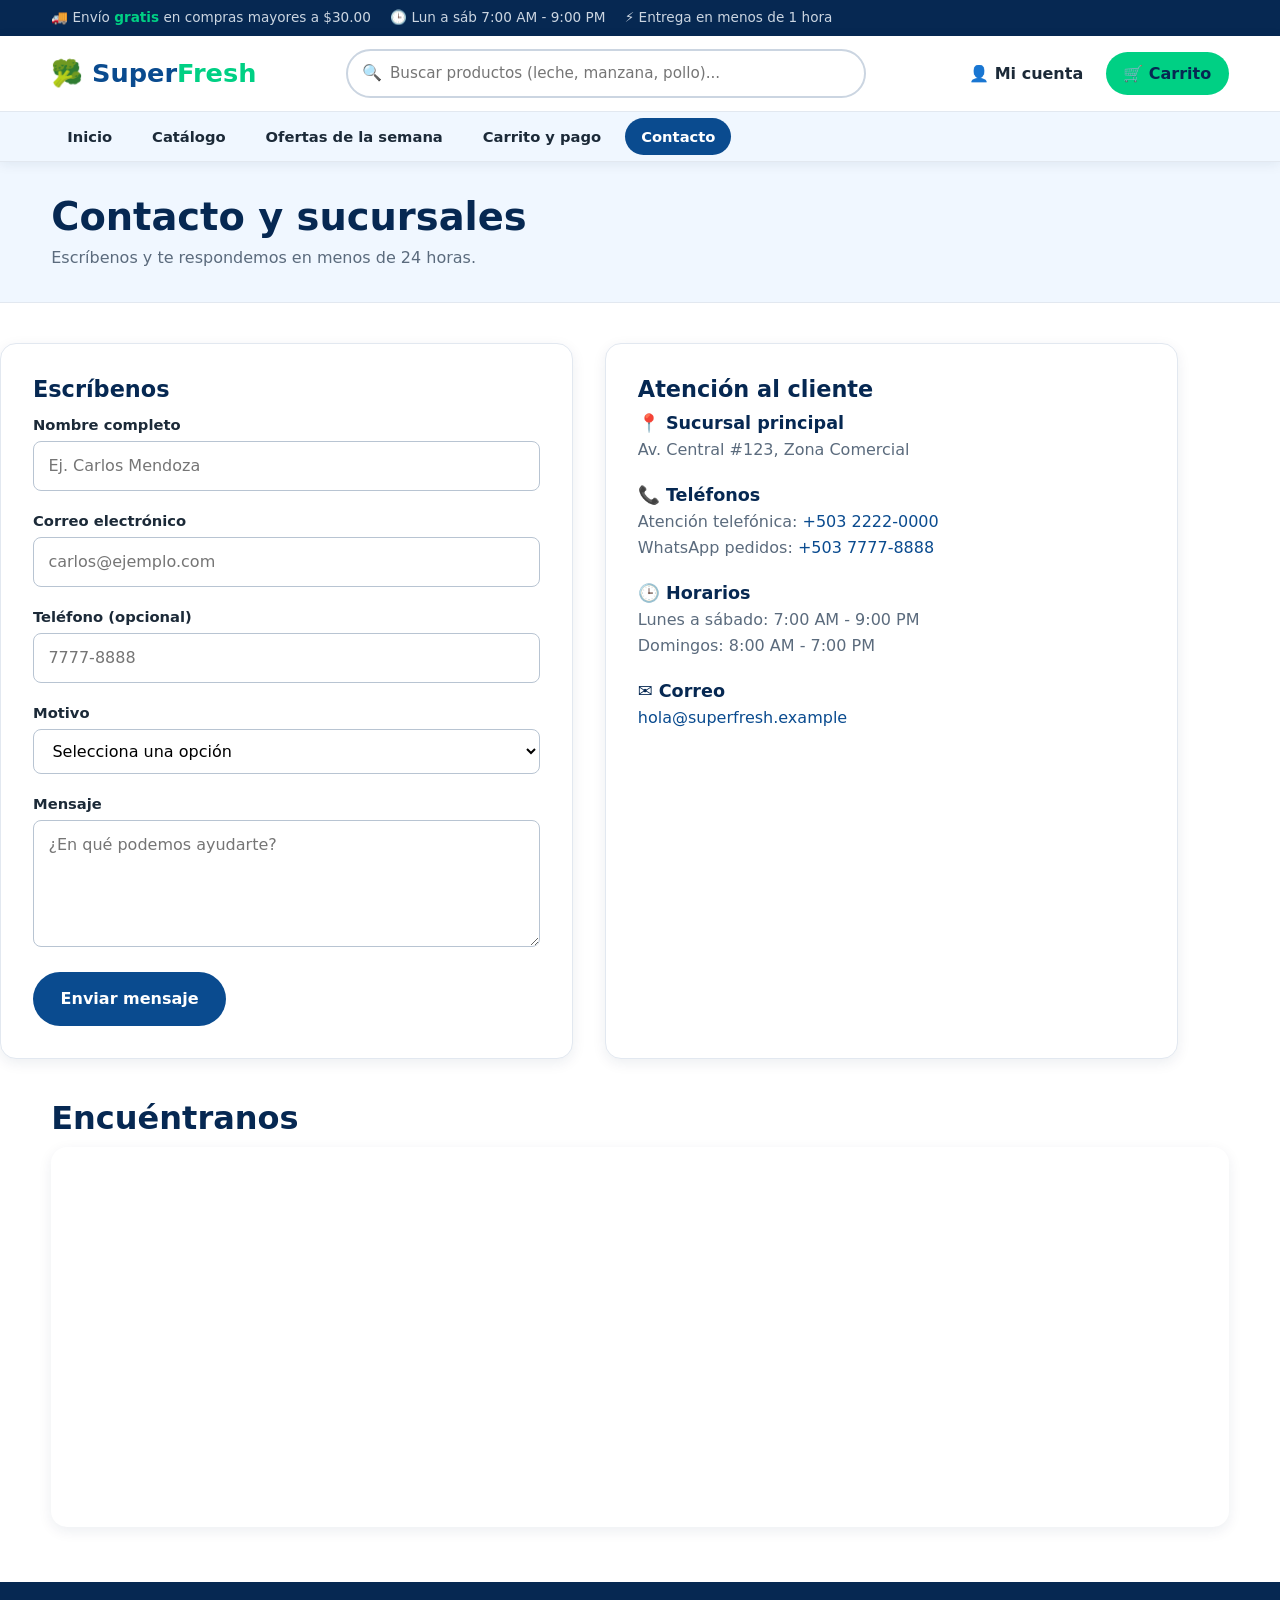
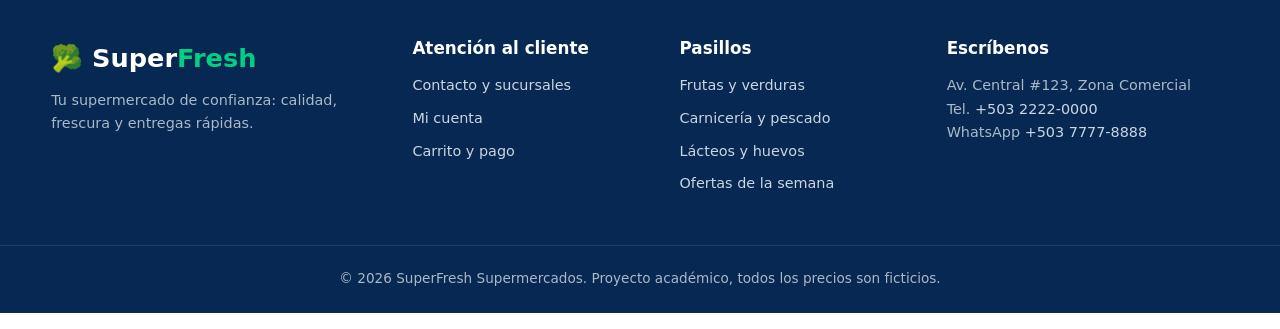
<file: contacto.html>
<!DOCTYPE html>
<html lang="es">
<head>
  <meta charset="UTF-8">
  <meta name="viewport" content="width=device-width, initial-scale=1.0">
  <meta name="description" content="Contacta a SuperFresh: formulario, teléfonos, horarios y mapa.">
  <title>Contacto y sucursales | SuperFresh</title>
  <link rel="stylesheet" href="styles.css">
</head>
<body>

  <div class="top-bar">
    <div class="container">
      <p class="top-bar-text"><span>🚚 Envío <strong>gratis</strong> en compras mayores a $30.00</span><span>🕒 Lun a sáb 7:00 AM - 9:00 PM</span><span>⚡ Entrega en menos de 1 hora</span></p>
    </div>
  </div>

  <header class="site-header">
    <input type="checkbox" id="nav-toggle" class="nav-toggle" aria-label="Abrir o cerrar el menú">
    <div class="container header-main">
      <label for="nav-toggle" class="hamburger" aria-hidden="true"><span></span></label>
      <a href="index.html" class="brand">🥦 Super<span>Fresh</span></a>
      <form class="header-search" role="search" action="catalogo.html" method="get">
        <label for="q" class="visually-hidden">Buscar productos</label>
        <span class="icon" aria-hidden="true">🔍</span>
        <input type="search" id="q" name="q" placeholder="Buscar productos (leche, manzana, pollo)...">
      </form>
      <div class="header-actions">
        <a href="cuentas.html" class="user-link">👤 Mi cuenta</a>
        <a href="catalogo.html#mi-carrito" class="cart-link">🛒 Carrito</a>
      </div>
    </div>
    <nav class="site-nav" aria-label="Navegación principal">
      <div class="container">
        <ul>
          <li><a href="index.html">Inicio</a></li>
          <li><a href="catalogo.html">Catálogo</a></li>
          <li><a href="ofertas.html">Ofertas de la semana</a></li>
          <li><a href="catalogo.html#mi-carrito">Carrito y pago</a></li>
          <li><a href="contacto.html" aria-current="page">Contacto</a></li>
        </ul>
      </div>
    </nav>
  </header>

  <main>
    <header class="page-title">
      <div class="container">
        <h1>Contacto y sucursales</h1>
        <p>Escríbenos y te respondemos en menos de 24 horas.</p>
      </div>
    </header>

    <div class="container contact-grid">
      <section class="card" aria-labelledby="escribenos">
        <h2 id="escribenos">Escríbenos</h2>
        <form action="index.html" method="get">
          <div class="form-group"><label for="c-nombre">Nombre completo</label><input type="text" id="c-nombre" name="nombre" placeholder="Ej. Carlos Mendoza" autocomplete="name" required></div>
          <div class="form-group"><label for="c-email">Correo electrónico</label><input type="email" id="c-email" name="email" placeholder="carlos@ejemplo.com" autocomplete="email" required></div>
          <div class="form-group"><label for="c-tel">Teléfono (opcional)</label><input type="tel" id="c-tel" name="tel" placeholder="7777-8888" autocomplete="tel"></div>
          <div class="form-group"><label for="c-motivo">Motivo</label>
            <select id="c-motivo" name="motivo" required>
              <option value="">Selecciona una opción</option>
              <option>Consulta sobre un pedido</option>
              <option>Sugerencia</option>
              <option>Reclamo</option>
              <option>Otro</option>
            </select>
          </div>
          <div class="form-group"><label for="c-msg">Mensaje</label><textarea id="c-msg" name="mensaje" rows="4" placeholder="¿En qué podemos ayudarte?" minlength="10" required></textarea></div>
          <button type="submit" class="btn btn-primary">Enviar mensaje</button>
        </form>
      </section>

      <aside class="card" aria-labelledby="atencion">
        <h2 id="atencion">Atención al cliente</h2>
        <div class="info-item"><h3>📍 Sucursal principal</h3><p>Av. Central #123, Zona Comercial</p></div>
        <div class="info-item"><h3>📞 Teléfonos</h3><p>Atención telefónica: <a href="tel:+50322220000">+503 2222-0000</a></p><p>WhatsApp pedidos: <a href="tel:+50377778888">+503 7777-8888</a></p></div>
        <div class="info-item"><h3>🕒 Horarios</h3><p>Lunes a sábado: 7:00 AM - 9:00 PM</p><p>Domingos: 8:00 AM - 7:00 PM</p></div>
        <div class="info-item"><h3>✉️ Correo</h3><p><a href="mailto:hola@superfresh.example">hola@superfresh.example</a></p></div>
      </aside>
    </div>

    <section class="container" aria-labelledby="mapa">
      <h2 id="mapa">Encuéntranos</h2>
      <iframe class="map-frame" title="Mapa de la sucursal principal de SuperFresh" loading="lazy" referrerpolicy="no-referrer-when-downgrade"
        src="https://www.google.com/maps?q=San+Salvador,+El+Salvador&amp;output=embed" allowfullscreen></iframe>
    </section>
  </main>

  <footer class="site-footer">
    <div class="container footer-grid">
      <section>
        <a href="index.html" class="brand">🥦 Super<span>Fresh</span></a>
        <p>Tu supermercado de confianza: calidad, frescura y entregas rápidas.</p>
      </section>
      <nav aria-label="Atención al cliente">
        <h3>Atención al cliente</h3>
        <ul>
          <li><a href="contacto.html">Contacto y sucursales</a></li>
          <li><a href="cuentas.html">Mi cuenta</a></li>
          <li><a href="catalogo.html#mi-carrito">Carrito y pago</a></li>
        </ul>
      </nav>
      <nav aria-label="Pasillos">
        <h3>Pasillos</h3>
        <ul>
          <li><a href="catalogo.html#frutas">Frutas y verduras</a></li>
          <li><a href="catalogo.html#carnes">Carnicería y pescado</a></li>
          <li><a href="catalogo.html#lacteos">Lácteos y huevos</a></li>
          <li><a href="ofertas.html">Ofertas de la semana</a></li>
        </ul>
      </nav>
      <section>
        <h3>Escríbenos</h3>
        <address>
          Av. Central #123, Zona Comercial<br>
          Tel. <a href="tel:+50322220000">+503 2222-0000</a><br>
          WhatsApp <a href="tel:+50377778888">+503 7777-8888</a>
        </address>
      </section>
    </div>
    <p class="copyright">&copy; 2026 SuperFresh Supermercados. Proyecto académico, todos los precios son ficticios.</p>
  </footer>

</body>
</html>
</file>
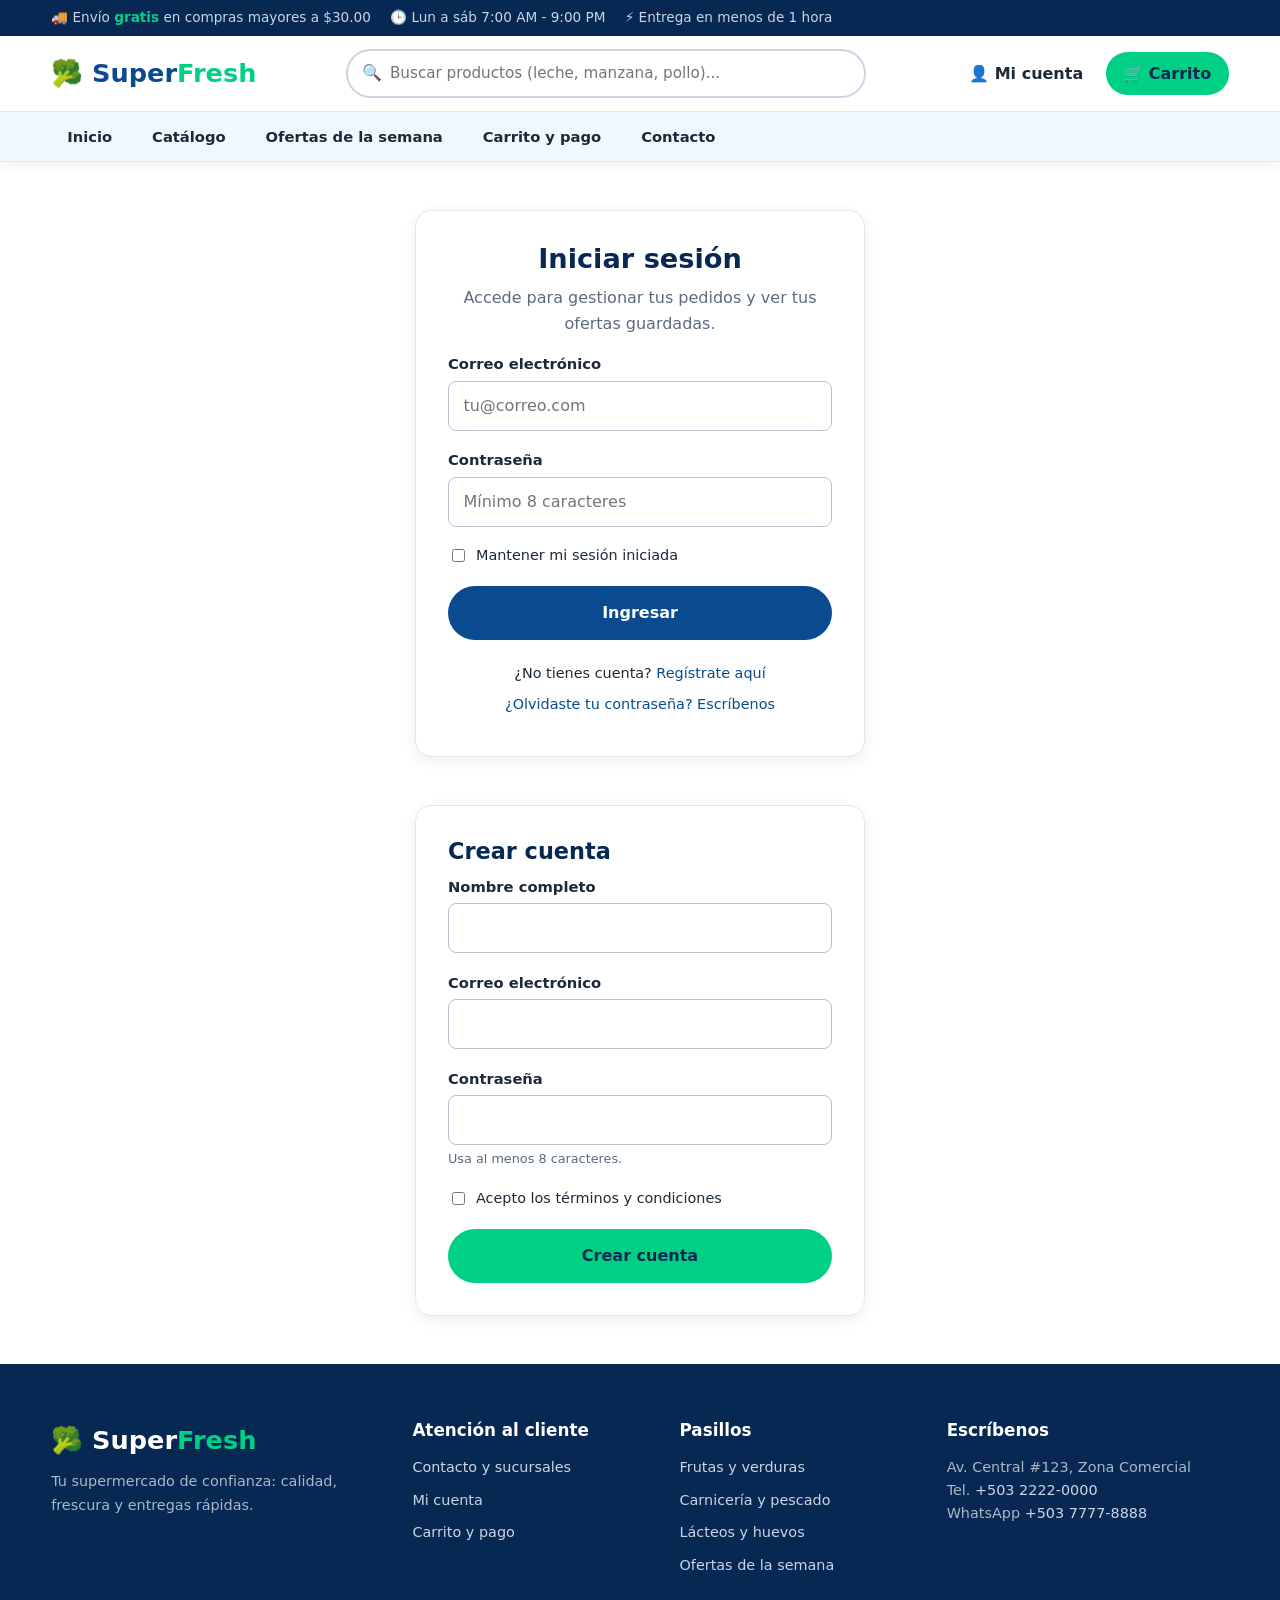
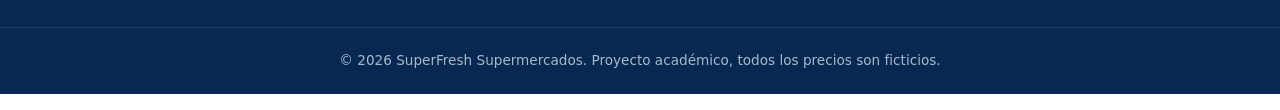
<file: cuentas.html>
<!DOCTYPE html>
<html lang="es">
<head>
  <meta charset="UTF-8">
  <meta name="viewport" content="width=device-width, initial-scale=1.0">
  <meta name="description" content="Inicia sesión o crea tu cuenta en SuperFresh.">
  <title>Iniciar sesión | SuperFresh</title>
  <link rel="stylesheet" href="styles.css">
</head>
<body>

  <div class="top-bar">
    <div class="container">
      <p class="top-bar-text"><span>🚚 Envío <strong>gratis</strong> en compras mayores a $30.00</span><span>🕒 Lun a sáb 7:00 AM - 9:00 PM</span><span>⚡ Entrega en menos de 1 hora</span></p>
    </div>
  </div>

  <header class="site-header">
    <input type="checkbox" id="nav-toggle" class="nav-toggle" aria-label="Abrir o cerrar el menú">
    <div class="container header-main">
      <label for="nav-toggle" class="hamburger" aria-hidden="true"><span></span></label>
      <a href="index.html" class="brand">🥦 Super<span>Fresh</span></a>
      <form class="header-search" role="search" action="catalogo.html" method="get">
        <label for="q" class="visually-hidden">Buscar productos</label>
        <span class="icon" aria-hidden="true">🔍</span>
        <input type="search" id="q" name="q" placeholder="Buscar productos (leche, manzana, pollo)...">
      </form>
      <div class="header-actions">
        <a href="cuentas.html" class="user-link">👤 Mi cuenta</a>
        <a href="catalogo.html#mi-carrito" class="cart-link">🛒 Carrito</a>
      </div>
    </div>
    <nav class="site-nav" aria-label="Navegación principal">
      <div class="container">
        <ul>
          <li><a href="index.html">Inicio</a></li>
          <li><a href="catalogo.html">Catálogo</a></li>
          <li><a href="ofertas.html">Ofertas de la semana</a></li>
          <li><a href="catalogo.html#mi-carrito">Carrito y pago</a></li>
          <li><a href="contacto.html">Contacto</a></li>
        </ul>
      </div>
    </nav>
  </header>

  <main class="container">
    <section class="auth-wrap">
      <div class="card">
        <h1>Iniciar sesión</h1>
        <p>Accede para gestionar tus pedidos y ver tus ofertas guardadas.</p>
        <form action="index.html" method="get">
          <div class="form-group">
            <label for="email">Correo electrónico</label>
            <input type="email" id="email" name="email" placeholder="tu@correo.com" autocomplete="email" required>
          </div>
          <div class="form-group">
            <label for="password">Contraseña</label>
            <input type="password" id="password" name="password" placeholder="Mínimo 8 caracteres" autocomplete="current-password" minlength="8" required>
          </div>
          <label class="check"><input type="checkbox" name="recordar"> Mantener mi sesión iniciada</label>
          <button type="submit" class="btn btn-primary btn-block">Ingresar</button>
        </form>
        <div class="auth-links">
          <p>¿No tienes cuenta? <a href="cuentas.html#registro">Regístrate aquí</a></p>
          <p><a href="contacto.html">¿Olvidaste tu contraseña? Escríbenos</a></p>
        </div>
      </div>
    </section>

    <section class="auth-wrap auth-second" id="registro">
      <div class="card">
        <h2>Crear cuenta</h2>
        <form action="index.html" method="get">
          <div class="form-group"><label for="reg-nombre">Nombre completo</label><input type="text" id="reg-nombre" name="nombre" autocomplete="name" minlength="3" required></div>
          <div class="form-group"><label for="reg-email">Correo electrónico</label><input type="email" id="reg-email" name="email" autocomplete="email" required></div>
          <div class="form-group"><label for="reg-pass">Contraseña</label><input type="password" id="reg-pass" name="password" autocomplete="new-password" minlength="8" required><p class="hint">Usa al menos 8 caracteres.</p></div>
          <label class="check"><input type="checkbox" name="terminos" required> Acepto los términos y condiciones</label>
          <button type="submit" class="btn btn-mint btn-block">Crear cuenta</button>
        </form>
      </div>
    </section>
  </main>

  <footer class="site-footer">
    <div class="container footer-grid">
      <section>
        <a href="index.html" class="brand">🥦 Super<span>Fresh</span></a>
        <p>Tu supermercado de confianza: calidad, frescura y entregas rápidas.</p>
      </section>
      <nav aria-label="Atención al cliente">
        <h3>Atención al cliente</h3>
        <ul>
          <li><a href="contacto.html">Contacto y sucursales</a></li>
          <li><a href="cuentas.html">Mi cuenta</a></li>
          <li><a href="catalogo.html#mi-carrito">Carrito y pago</a></li>
        </ul>
      </nav>
      <nav aria-label="Pasillos">
        <h3>Pasillos</h3>
        <ul>
          <li><a href="catalogo.html#frutas">Frutas y verduras</a></li>
          <li><a href="catalogo.html#carnes">Carnicería y pescado</a></li>
          <li><a href="catalogo.html#lacteos">Lácteos y huevos</a></li>
          <li><a href="ofertas.html">Ofertas de la semana</a></li>
        </ul>
      </nav>
      <section>
        <h3>Escríbenos</h3>
        <address>
          Av. Central #123, Zona Comercial<br>
          Tel. <a href="tel:+50322220000">+503 2222-0000</a><br>
          WhatsApp <a href="tel:+50377778888">+503 7777-8888</a>
        </address>
      </section>
    </div>
    <p class="copyright">&copy; 2026 SuperFresh Supermercados. Proyecto académico, todos los precios son ficticios.</p>
  </footer>

</body>
</html>
</file>
<file: styles.css>
:root {
  --blue: #0a4b8f;
  --blue-dark: #062852;
  --mint: #00d084;
  --mint-hover: #00b06f;
  --ice: #f0f7ff;
  --cream: #f8fafc;
  --ink: #1c2a38;
  --muted: #5b6b7d;
  --line: #e2e8f0;
  --white: #fff;
  --red: #d92d4f;
  --radius: 16px;
  --radius-sm: 8px;
  --shadow: 0 4px 14px rgba(6, 40, 82, .08);
  --shadow-lg: 0 14px 30px rgba(6, 40, 82, .15);
  --ease: all .25s ease;
}
 
*, *::before, *::after { box-sizing: border-box; }
html { scroll-behavior: smooth; scroll-padding-top: 130px; }
body { margin: 0; font-family: "Segoe UI", system-ui, -apple-system, Roboto, Arial, sans-serif; line-height: 1.6; color: var(--ink); background: var(--white); }
img { max-width: 100%; height: auto; display: block; }
a { color: var(--blue); text-decoration: none; transition: var(--ease); }
a:hover { color: var(--blue-dark); }
ul { margin: 0; padding: 0; list-style: none; }
h1, h2, h3, h4 { line-height: 1.2; margin: 0 0 .6rem; color: var(--blue-dark); }
h1 { font-size: clamp(2rem, 4.5vw, 3rem); }
h2 { font-size: clamp(1.4rem, 3vw, 2rem); }
h3 { font-size: 1.1rem; }
p { margin: 0 0 1rem; }
:focus-visible { outline: 3px solid var(--mint); outline-offset: 2px; }
.container { width: min(1180px, 92%); margin-inline: auto; }
.visually-hidden { position: absolute; width: 1px; height: 1px; overflow: hidden; clip: rect(0 0 0 0); white-space: nowrap; }
 
/* ---------- Barra superior ---------- */
.top-bar { background: var(--blue-dark); color: #cbd5e1; font-size: .85rem; padding: .45rem 0; }
.top-bar .container { display: flex; justify-content: space-between; flex-wrap: wrap; gap: .5rem; }
.top-bar strong { color: var(--mint); }
.top-bar span { margin-right: 1.2rem; }
 
/* ---------- Encabezado ---------- */
.site-header { position: sticky; top: 0; z-index: 100; background: var(--white); box-shadow: 0 2px 12px rgba(6, 40, 82, .08); }
.header-main { display: flex; align-items: center; justify-content: space-between; gap: 1rem; padding: .8rem 0; }
.brand { font-weight: 800; font-size: 1.6rem; color: var(--blue); white-space: nowrap; }
.brand span { color: var(--mint); }
.header-search { flex: 1; max-width: 520px; position: relative; }
.header-search input { width: 100%; padding: .65rem 1rem .65rem 2.6rem; border: 2px solid #cbd5e1; border-radius: 999px; font: inherit; font-size: .95rem; }
.header-search input:focus { border-color: var(--blue); outline: none; box-shadow: 0 0 0 3px rgba(10, 75, 143, .15); }
.header-search .icon { position: absolute; left: 1rem; top: 50%; transform: translateY(-50%); }
.header-actions { display: flex; align-items: center; gap: .6rem; }
.user-link { font-weight: 600; color: var(--ink); padding: .5rem .8rem; border-radius: 999px; }
.user-link:hover { background: var(--ice); color: var(--blue); }
.cart-link { background: var(--mint); color: var(--blue-dark); padding: .55rem 1.1rem; border-radius: 999px; font-weight: 700; display: inline-flex; gap: .5rem; align-items: center; }
.cart-link:hover { background: var(--mint-hover); color: var(--blue-dark); }
.cart-link .count { background: var(--blue-dark); color: var(--white); font-size: .8rem; padding: .1rem .5rem; border-radius: 999px; }
 
/* Menú principal (con hamburguesa solo en CSS) */
.site-nav { background: var(--ice); border-top: 1px solid var(--line); border-bottom: 1px solid var(--line); }
.site-nav ul { display: flex; gap: .5rem; padding: .4rem 0; overflow-x: auto; }
.site-nav a { display: block; padding: .4rem 1rem; border-radius: 999px; font-weight: 600; font-size: .92rem; color: var(--ink); white-space: nowrap; }
.site-nav a:hover, .site-nav a[aria-current="page"] { background: var(--blue); color: var(--white); }
.nav-toggle { position: absolute; opacity: 0; pointer-events: none; }
.hamburger { display: none; cursor: pointer; padding: .6rem; border-radius: var(--radius-sm); }
.hamburger span, .hamburger span::before, .hamburger span::after { display: block; width: 24px; height: 3px; background: var(--blue-dark); border-radius: 3px; transition: var(--ease); }
.hamburger span { position: relative; }
.hamburger span::before, .hamburger span::after { content: ""; position: absolute; left: 0; }
.hamburger span::before { top: -7px; }
.hamburger span::after { top: 7px; }
.nav-toggle:focus-visible + .hamburger { outline: 3px solid var(--mint); }
 
/* ---------- Botones ---------- */
.btn { display: inline-block; padding: .75rem 1.6rem; border: 2px solid transparent; border-radius: 999px; font: inherit; font-weight: 700; text-align: center; cursor: pointer; transition: var(--ease); }
.btn-primary { background: var(--blue); color: var(--white); }
.btn-primary:hover { background: var(--blue-dark); color: var(--white); }
.btn-mint { background: var(--mint); color: var(--blue-dark); }
.btn-mint:hover { background: var(--mint-hover); color: var(--blue-dark); }
.btn-outline { border-color: var(--white); color: var(--white); }
.btn-outline:hover { background: var(--white); color: var(--blue-dark); }
.btn-block { display: block; width: 100%; }
 
/* ---------- Hero ---------- */
.hero { background: linear-gradient(135deg, var(--blue-dark), var(--blue)); color: var(--white); padding: 3rem 0 4.5rem; }
.hero-grid { display: grid; grid-template-columns: 1.1fr .9fr; align-items: center; gap: 2.5rem; }
.hero h1 { color: var(--white); }
.hero p { font-size: 1.1rem; color: #e2e8f0; }
.hero-actions { display: flex; gap: 1rem; flex-wrap: wrap; margin-top: 1.5rem; }
.hero-img { border-radius: var(--radius); box-shadow: var(--shadow-lg); object-fit: cover; max-height: 380px; width: 100%; }
 
/* Beneficios */
.features { margin-top: -2.2rem; margin-bottom: 2rem; position: relative; z-index: 10; }
.features-grid { display: grid; grid-template-columns: repeat(3, 1fr); gap: 1.2rem; }
.feature { background: var(--white); padding: 1.2rem 1.5rem; border-radius: var(--radius); box-shadow: var(--shadow); border: 1px solid var(--line); display: flex; align-items: center; gap: 1rem; }
.feature .ico { font-size: 1.8rem; background: var(--ice); width: 54px; height: 54px; border-radius: 50%; display: grid; place-items: center; flex-shrink: 0; }
.feature h3 { margin: 0; font-size: 1rem; }
.feature p { margin: 0; font-size: .85rem; color: var(--muted); }
 
/* ---------- Secciones ---------- */
.section { padding: 3rem 0; }
.section-soft { background: var(--ice); }
.section-head { display: flex; justify-content: space-between; align-items: flex-end; gap: 1rem; flex-wrap: wrap; margin-bottom: 1.8rem; }
.section-head p { margin: 0; color: var(--muted); }
.page-title { background: var(--ice); padding: 2rem 0; border-bottom: 1px solid var(--line); }
.page-title h1 { font-size: clamp(1.7rem, 3.5vw, 2.4rem); margin: 0 0 .3rem; }
.page-title p { margin: 0; color: var(--muted); }
 
/* ---------- Categorías (pasillos) ---------- */
.aisles { display: grid; grid-template-columns: repeat(5, 1fr); gap: 1rem; }
.aisle { background: var(--white); border: 1px solid var(--line); border-radius: var(--radius); padding: 1.2rem .8rem; text-align: center; font-weight: 700; color: var(--blue-dark); box-shadow: var(--shadow); }
.aisle:hover { transform: translateY(-4px); box-shadow: var(--shadow-lg); color: var(--blue); }
.aisle .ico { display: block; font-size: 2rem; margin-bottom: .3rem; }
 
/* ---------- Productos ---------- */
.grid-products { display: grid; grid-template-columns: repeat(auto-fill, minmax(240px, 1fr)); gap: 1.5rem; }
.product-card { background: var(--white); border-radius: var(--radius); box-shadow: var(--shadow); border: 1px solid var(--line); overflow: hidden; display: flex; flex-direction: column; position: relative; transition: var(--ease); }
.product-card:hover { transform: translateY(-5px); box-shadow: var(--shadow-lg); }
.badge { position: absolute; top: 12px; left: 12px; background: var(--mint); color: var(--blue-dark); font-weight: 800; font-size: .8rem; padding: .25rem .6rem; border-radius: 6px; z-index: 2; }
.card-media { height: 180px; background: var(--cream); overflow: hidden; }
.card-media img { width: 100%; height: 100%; object-fit: cover; transition: transform .4s ease; }
.product-card:hover .card-media img { transform: scale(1.05); }
.card-body { padding: 1.1rem; display: flex; flex-direction: column; flex: 1; }
.product-cat { font-size: .78rem; font-weight: 700; color: var(--blue); margin-bottom: .2rem; }
.card-body h3 { margin-bottom: .4rem; }
.card-body p { color: var(--muted); font-size: .85rem; flex: 1; }
.price-row { display: flex; align-items: center; justify-content: space-between; gap: .5rem; margin-top: auto; }
.price { font-size: 1.25rem; font-weight: 800; color: var(--blue-dark); }
.old-price { text-decoration: line-through; color: #8a98aa; font-size: .85rem; margin-left: .3rem; }
.btn-add { background: var(--ice); color: var(--blue); border: 1px solid var(--blue); border-radius: 999px; padding: .4rem .9rem; font-weight: 700; font-size: .85rem; cursor: pointer; transition: var(--ease); }
.btn-add:hover { background: var(--blue); color: var(--white); }
 
/* Pasillos del catálogo */
.aisle-section { padding: 2rem 0 .5rem; }
.aisle-section > .container > h2 { border-left: 5px solid var(--mint); padding-left: .8rem; margin-bottom: 1.2rem; }
.filter-bar { background: var(--white); border-bottom: 1px solid var(--line); position: sticky; top: 118px; z-index: 50; }
.filter-bar ul { display: flex; gap: .5rem; padding: .6rem 0; overflow-x: auto; }
.filter-bar a { display: block; white-space: nowrap; padding: .35rem .9rem; border: 1px solid var(--line); border-radius: 999px; font-weight: 600; font-size: .88rem; color: var(--ink); }
.filter-bar a:hover { background: var(--blue); border-color: var(--blue); color: var(--white); }
 
/* Ofertas */
.hero-offers { background: linear-gradient(135deg, var(--blue), var(--blue-dark)); color: var(--white); padding: 2.5rem 1rem; text-align: center; border-radius: var(--radius); margin: 2rem 0; }
.hero-offers h1, .hero-offers p { color: var(--white); }
.countdown { display: flex; justify-content: center; gap: .6rem; margin-top: 1rem; }
.countdown div { background: var(--mint); color: var(--blue-dark); padding: .5rem 1rem; border-radius: var(--radius-sm); font-weight: 800; }
 
/* Club */
.club { background: linear-gradient(90deg, var(--blue), var(--blue-dark)); color: var(--white); border-radius: var(--radius); padding: 3rem 1.5rem; text-align: center; }
.club h2 { color: var(--white); }
.club-form { display: flex; max-width: 500px; margin: 1.5rem auto 0; gap: .5rem; }
.club-form input { flex: 1; padding: .8rem 1.2rem; border-radius: 999px; border: none; font: inherit; }
 
/* ---------- Formularios ---------- */
.card { background: var(--white); padding: 2rem; border-radius: var(--radius); border: 1px solid var(--line); box-shadow: var(--shadow); }
.card h2 { font-size: 1.4rem; }
.form-group { margin-bottom: 1.1rem; }
.form-group label { display: block; font-weight: 600; margin-bottom: .3rem; font-size: .92rem; }
.form-group input, .form-group textarea, .form-group select { width: 100%; padding: .7rem .9rem; border: 1px solid #b8c4d2; border-radius: var(--radius-sm); font: inherit; background: var(--white); }
.form-group input:focus, .form-group textarea:focus, .form-group select:focus { border-color: var(--blue); outline: none; box-shadow: 0 0 0 3px rgba(10, 75, 143, .15); }
.form-group input:user-invalid, .form-group textarea:user-invalid { border-color: var(--red); }
.hint { font-size: .8rem; color: var(--muted); margin: .25rem 0 0; }
.form-row { display: grid; grid-template-columns: 1fr 1fr; gap: 1rem; }
fieldset { border: 0; padding: 0; margin: 0 0 1.5rem; }
legend { font-weight: 800; font-size: 1.15rem; color: var(--blue-dark); margin-bottom: 1rem; padding: 0; }
.radio-option { display: flex; align-items: center; gap: .6rem; padding: .7rem 1rem; border: 1px solid var(--line); border-radius: var(--radius-sm); margin-bottom: .5rem; }
.radio-option input { width: auto; accent-color: var(--blue); }
 
/* Login */
.auth-wrap { max-width: 450px; margin: 3rem auto; }
.auth-wrap h1 { font-size: 1.7rem; text-align: center; }
.auth-wrap > .card > p { text-align: center; color: var(--muted); }
.auth-links { margin-top: 1.4rem; text-align: center; font-size: .9rem; }
.auth-links p { margin-bottom: .5rem; }
.check { display: flex; align-items: center; gap: .5rem; font-size: .9rem; margin-bottom: 1.2rem; }
.check input { width: auto; accent-color: var(--blue); }
 
/* Contacto */
.contact-grid { display: grid; grid-template-columns: 1fr 1fr; gap: 2rem; margin: 2.5rem 0; }
.info-item { margin-bottom: 1.4rem; }
.info-item h3 { margin-bottom: .2rem; }
.info-item p { margin: 0; color: var(--muted); }
.map-frame { border: 0; width: 100%; height: 380px; border-radius: var(--radius); box-shadow: var(--shadow); }
 
/* Carrito / checkout */
.checkout-grid { display: grid; grid-template-columns: 1.5fr 1fr; gap: 2rem; margin: 2.5rem 0; align-items: start; }
.cart-item { display: grid; grid-template-columns: 76px 1fr auto; gap: 1rem; align-items: center; padding: 1rem 0; border-bottom: 1px solid var(--line); }
.cart-item:last-of-type { border-bottom: 0; }
.cart-item img { width: 76px; height: 76px; object-fit: cover; border-radius: var(--radius-sm); }
.cart-item h3 { margin: 0 0 .2rem; font-size: 1rem; }
.cart-item p { margin: 0; color: var(--muted); font-size: .85rem; }
.cart-item input[type="number"] { width: 70px; padding: .35rem .5rem; border: 1px solid #b8c4d2; border-radius: var(--radius-sm); font: inherit; margin-top: .4rem; }
.line-total { font-weight: 800; color: var(--blue-dark); }
.summary { position: sticky; top: 140px; background: var(--ice); border: 1px solid var(--line); border-radius: var(--radius); padding: 1.6rem; }
.summary dl { margin: 0 0 1rem; }
.summary .row { display: flex; justify-content: space-between; padding: .35rem 0; }
.summary .row.total { border-top: 2px solid var(--blue-dark); margin-top: .5rem; padding-top: .8rem; font-size: 1.3rem; font-weight: 800; color: var(--blue-dark); }
.summary dt, .summary dd { margin: 0; }
.free-ship { background: #d9f8ec; color: #05603f; border-radius: var(--radius-sm); padding: .6rem .8rem; font-size: .88rem; margin-bottom: 1rem; }
 
/* ---------- Pie de página ---------- */
.site-footer { background: var(--blue-dark); color: #aab8c8; padding-top: 3.5rem; font-size: .9rem; margin-top: 3rem; }
.site-footer h3 { color: var(--white); font-size: 1.05rem; margin-bottom: 1rem; }
.site-footer a { color: #cbd5e1; }
.site-footer a:hover { color: var(--mint); }
.site-footer .brand { color: var(--white); display: inline-block; margin-bottom: .6rem; }
.footer-grid { display: grid; grid-template-columns: 1.4fr 1fr 1fr 1.2fr; gap: 2rem; }
.footer-grid li { margin-bottom: .6rem; }
.copyright { margin-top: 2.5rem; padding: 1.4rem 0; text-align: center; border-top: 1px solid rgba(255, 255, 255, .1); font-size: .85rem; }
 
/* ---------- Responsive ---------- */
@media (max-width: 960px) {
  .hero-grid { grid-template-columns: 1fr; text-align: center; }
  .hero-actions { justify-content: center; }
  .features-grid { grid-template-columns: 1fr; }
  .aisles { grid-template-columns: repeat(3, 1fr); }
  .footer-grid { grid-template-columns: 1fr 1fr; }
  .checkout-grid { grid-template-columns: 1fr; }
  .summary { position: static; }
}
@media (max-width: 768px) {
  .top-bar span:not(:first-child) { display: none; }
  .header-main { flex-wrap: wrap; }
  .header-search { order: 3; max-width: 100%; width: 100%; }
  .hamburger { display: block; order: -1; }
  .site-nav ul { display: none; flex-direction: column; overflow: visible; }
  .nav-toggle:checked ~ .site-nav ul { display: flex; }
  .user-link { display: none; }
  .contact-grid, .form-row { grid-template-columns: 1fr; }
  .aisles { grid-template-columns: repeat(2, 1fr); }
  .footer-grid { grid-template-columns: 1fr; text-align: center; }
  .club-form { flex-direction: column; }
  .filter-bar { top: 0; position: static; }
  .cart-item { grid-template-columns: 64px 1fr; }
  .cart-item .line-total { grid-column: 2; }
}
@media (prefers-reduced-motion: reduce) {
  * { transition: none !important; scroll-behavior: auto !important; }
}
 
/* Utilidades (reemplazan estilos en línea) */
.top-bar-text { margin: 0; }
.site-footer address { font-style: normal; }
.section-flush { padding-top: 0; }
.form-spaced { margin-top: 2rem; }
.form-group-top { margin-top: 1rem; }
.auth-second { margin-top: 0; }
 
/* Carrito: eliminar (enlace a la página sin ese producto) y agregar más */
.btn-remove { display: inline-block; margin: .4rem 0 0 .6rem; padding: .2rem .8rem; border: 1px solid var(--red); border-radius: 999px; color: var(--red); font-size: .85rem; font-weight: 600; transition: var(--ease); }
.btn-remove:hover { background: var(--red); color: var(--white); }
.cart-actions { margin-top: 1.2rem; padding-top: 1.2rem; border-top: 1px solid var(--line); }
.empty-cart { text-align: center; padding: 1.5rem 0 .5rem; }
.empty-cart p { color: var(--muted); margin: 0; }


/* Carrito vacío: versión realizada únicamente con HTML y CSS */
.empty-cart { min-height: 360px; }
.empty-cart-content { min-height: 260px; display: flex; flex-direction: column; align-items: center; justify-content: center; text-align: center; padding: 2rem 1rem; }
.empty-cart-icon { font-size: 3.5rem; margin-bottom: .75rem; }
.empty-cart-content h3 { margin: .25rem 0; color: var(--blue-dark); }
.empty-cart-content p, .empty-summary-note { color: var(--muted); }
.empty-cart-content .btn { margin-top: .75rem; }
.empty-summary-note { font-size: .9rem; margin: .75rem 0 1rem; }


/* ===== Carrito sin JavaScript (checkboxes + :has + counters) ===== */
.cart-scope { counter-reset: items; }
.cart-toggle { position: absolute; width: 1px; height: 1px; opacity: 0; overflow: hidden; clip: rect(0 0 0 0); }
.cart-toggle:checked { counter-increment: items; }
label.btn-add { display: inline-block; text-align: center; user-select: none; }
.cart-toggle + .btn-add .rem-txt { display: none; }
.cart-toggle:checked + .btn-add { background: var(--mint); border-color: var(--mint); color: var(--blue-dark); }
.cart-toggle:checked + .btn-add .add-txt { display: none; }
.cart-toggle:checked + .btn-add .rem-txt { display: inline; }
.cart-toggle:focus-visible + .btn-add { outline: 3px solid var(--blue); outline-offset: 2px; }

.cart-count::after { content: counter(items); }
.cart-box { padding-bottom: 3rem; }
.cart-lines { list-style: none; margin: 0 0 1.2rem; padding: 0; }
.cart-line { display: none; align-items: center; gap: 1rem; padding: .8rem 0; border-bottom: 1px solid var(--line); }
.cart-line-name { flex: 1; font-weight: 600; }
.cart-line-price { font-weight: 800; color: var(--blue-dark); }
.btn-remove { background: var(--white); color: var(--red); border: 1px solid var(--red); border-radius: 999px; padding: .3rem .8rem; font-weight: 700; font-size: .85rem; cursor: pointer; transition: var(--ease); }
.btn-remove:hover { background: var(--red); color: var(--white); }
.cart-empty { display: none; color: var(--muted); }
.cart-scope:not(:has(.cart-toggle:checked)) .cart-empty { display: block; }
.cart-scope:not(:has(.cart-toggle:checked)) .cart-fab { display: none; }
.cart-fab { position: fixed; right: 1rem; bottom: 1rem; z-index: 60; background: var(--blue); color: var(--white); padding: .7rem 1.1rem; border-radius: 999px; font-weight: 700; box-shadow: var(--shadow-lg); }
.cart-fab:hover { background: var(--blue-dark); color: var(--white); }
.cart-scope:has(#p1:checked) .line-p1 { display: flex; }
.cart-scope:has(#p2:checked) .line-p2 { display: flex; }
.cart-scope:has(#p3:checked) .line-p3 { display: flex; }
.cart-scope:has(#p4:checked) .line-p4 { display: flex; }
.cart-scope:has(#p5:checked) .line-p5 { display: flex; }
.cart-scope:has(#p6:checked) .line-p6 { display: flex; }
.cart-scope:has(#p7:checked) .line-p7 { display: flex; }
.cart-scope:has(#p8:checked) .line-p8 { display: flex; }
.cart-scope:has(#p9:checked) .line-p9 { display: flex; }
.cart-scope:has(#p10:checked) .line-p10 { display: flex; }
.cart-scope:has(#p11:checked) .line-p11 { display: flex; }
.cart-scope:has(#p12:checked) .line-p12 { display: flex; }

/* ===== Carrito único: pago y destacado de producto ===== */
.cart-box .card h3 { margin: 1.2rem 0 .6rem; color: var(--blue-dark); }
.cart-box .card h3:first-child { margin-top: 0; }
.cart-note { color: var(--muted); font-size: .9rem; margin: 0 0 1rem; }
.checkout-form { margin-top: 1.5rem; padding-top: 1rem; border-top: 1px solid var(--line); }
.cart-scope:not(:has(.cart-toggle:checked)) .checkout-form,
.cart-scope:not(:has(.cart-toggle:checked)) .cart-note { display: none; }
.product-card { scroll-margin-top: 190px; }
.product-card:target { outline: 3px solid var(--mint); outline-offset: 3px; box-shadow: var(--shadow-lg); }
</file>
